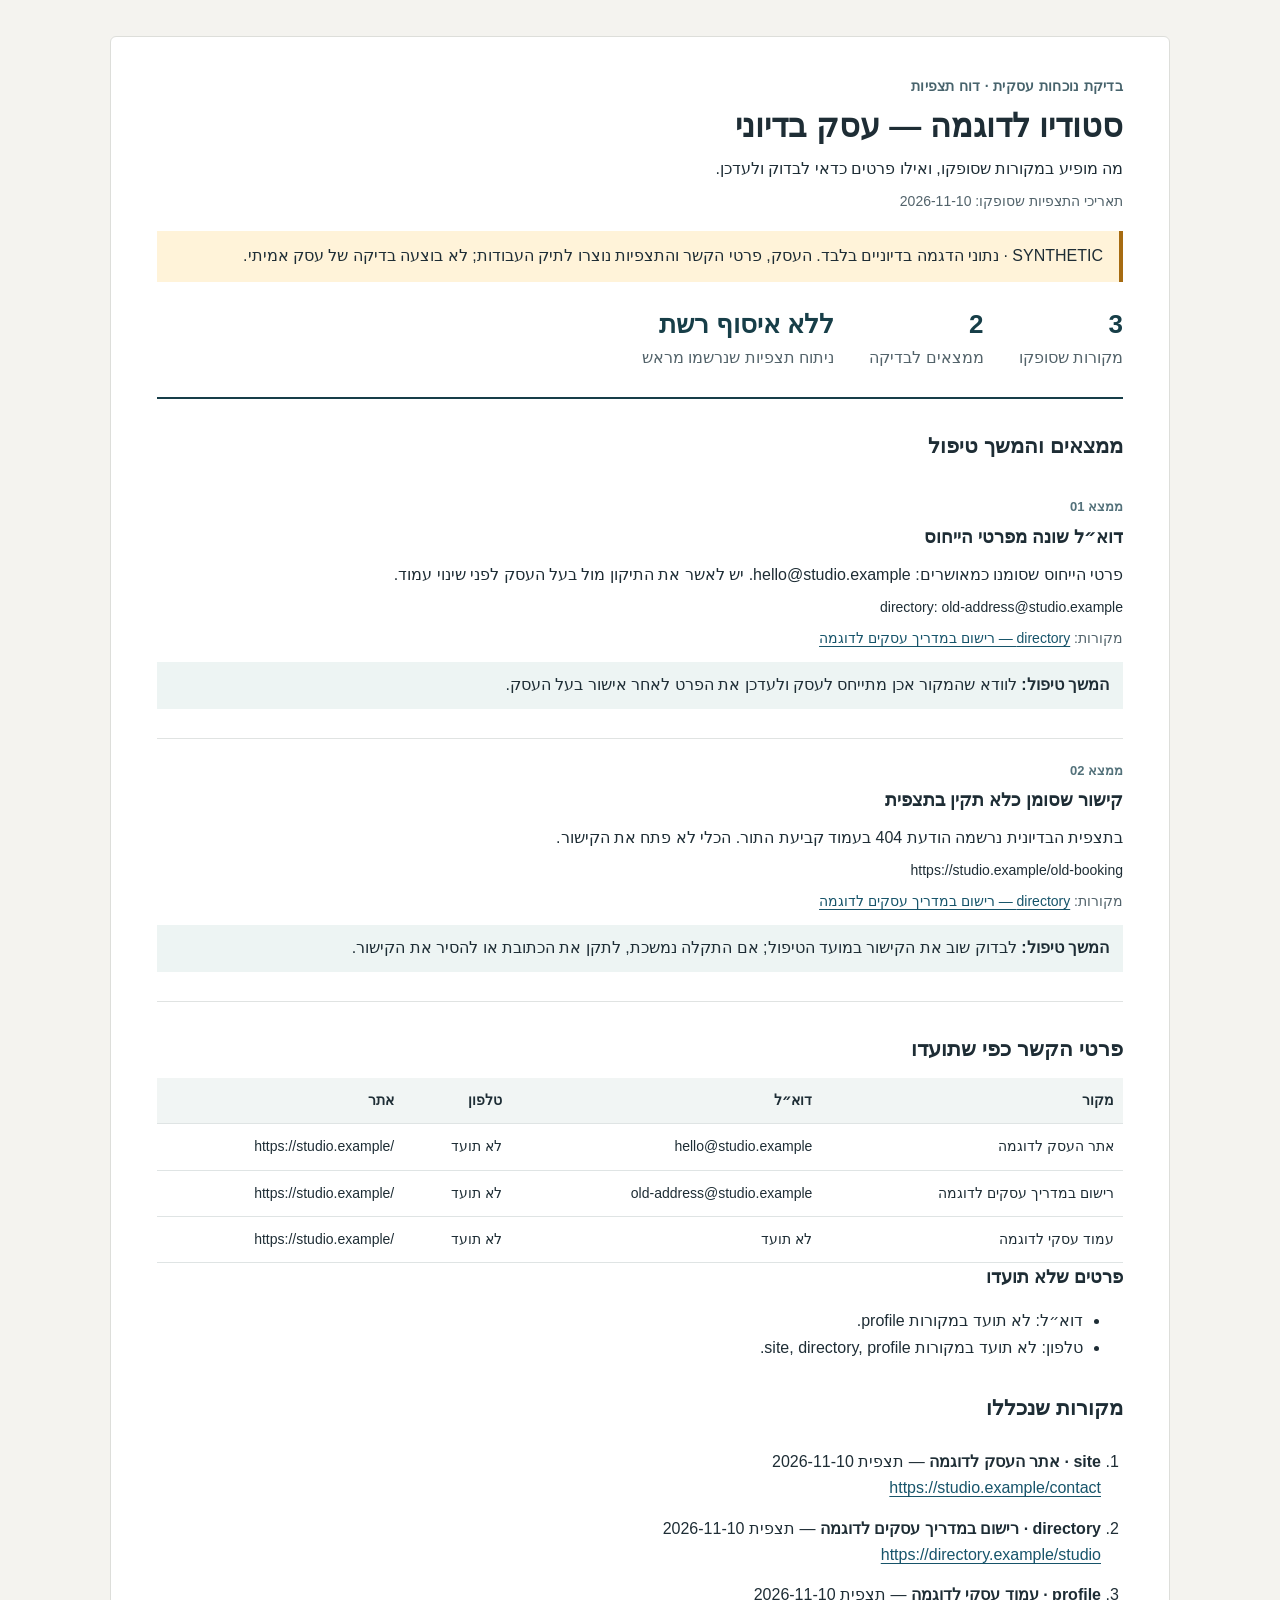
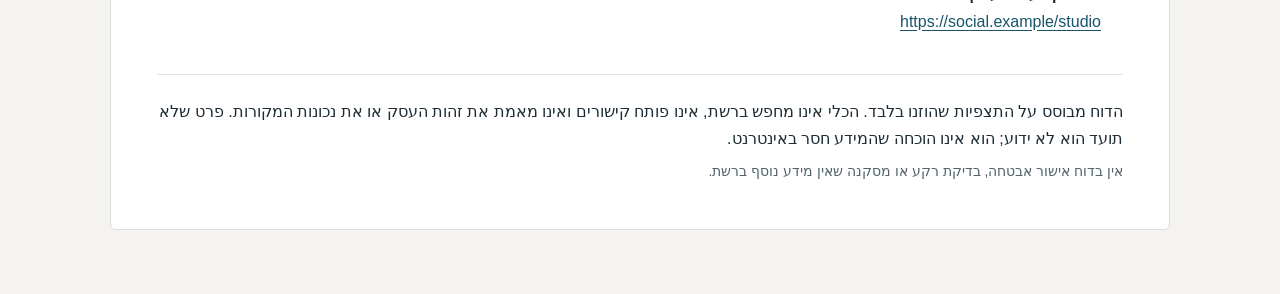
<file: business-footprint-review/examples/report/report.html>
<!doctype html>
<html lang="he" dir="rtl">
<head>
    <meta charset="utf-8">
    <meta name="viewport" content="width=device-width, initial-scale=1">
    <meta http-equiv="Content-Security-Policy" content="default-src 'none'; style-src 'unsafe-inline'; img-src 'none'; base-uri 'none'; form-action 'none'">
    <title>בדיקת נוכחות עסקית — סטודיו לדוגמה — עסק בדיוני</title>
    <style>:root {
    color-scheme: light;
    font-family: Arial, "Noto Sans Hebrew", sans-serif;
    color: #1e2d35;
    background: #f4f3ef;
    line-height: 1.65;
}

* { box-sizing: border-box; }

body {
    margin: 0;
    padding: 36px 24px 64px;
}

main {
    max-width: 1060px;
    margin: auto;
    padding: 38px 46px;
    background: #ffffff;
    border: 1px solid #dddeda;
    border-radius: 6px;
}

header {
    padding-bottom: 25px;
    border-bottom: 2px solid #173e48;
}

.eyebrow {
    color: #47636c;
    font-size: 14px;
    font-weight: bold;
    letter-spacing: .02em;
}

h1 {
    margin: 8px 0;
    font-size: 32px;
    line-height: 1.3;
}

h2 {
    margin: 30px 0 12px;
    font-size: 21px;
}

h3 { margin: 0 0 9px; font-size: 18px; }
p { margin: 8px 0; }
a { color: #17546a; text-underline-offset: 3px; overflow-wrap: anywhere; }

.notice {
    background: #fff3d9;
    border-right: 4px solid #a66b11;
    padding: 12px 16px;
    margin-top: 18px;
}

.summary {
    display: flex;
    gap: 35px;
    flex-wrap: wrap;
    margin-top: 21px;
}

.summary span { color: #53636a; }
.summary strong { display: block; font-size: 26px; color: #173e48; }

.finding {
    padding: 21px 0;
    border-bottom: 1px solid #e0e3e2;
}

.finding-number {
    color: #53717a;
    font-size: 13px;
    font-weight: bold;
    margin-bottom: 5px;
}

.action {
    padding: 10px 14px;
    margin-top: 12px;
    background: #edf4f3;
}

.evidence { direction: ltr; text-align: right; font-size: 14px; overflow-wrap: anywhere; }
.source-list { padding-right: 22px; }
.source-list li { padding: 7px 0; }
.muted { color: #52636b; font-size: 14px; }

.table-wrap { overflow-x: auto; }
table { width: 100%; border-collapse: collapse; font-size: 14px; }
th, td { text-align: right; padding: 11px 9px; border-bottom: 1px solid #dfe4e4; vertical-align: top; }
th { background: #f1f5f4; }
td { overflow-wrap: anywhere; }

footer { margin-top: 32px; border-top: 1px solid #dfe4e4; padding-top: 16px; }

@media (max-width: 650px) {
    body { padding: 12px 10px; }
    main { padding: 23px 18px; }
    h1 { font-size: 27px; }
    .summary { gap: 22px; }
}

@media print {
    body { background: white; padding: 0; }
    main { max-width: none; border: 0; padding: 0; }
    .finding { break-inside: avoid; }
    a { color: inherit; }
}
</style>
</head>
<body>
<main>
    <header>
        <div class="eyebrow">בדיקת נוכחות עסקית · דוח תצפיות</div>
        <h1>סטודיו לדוגמה — עסק בדיוני</h1>
        <p>מה מופיע במקורות שסופקו, ואילו פרטים כדאי לבדוק ולעדכן.</p>
        <p class="muted">תאריכי התצפיות שסופקו: 2026-11-10</p>
        <div class="notice">SYNTHETIC · נתוני הדגמה בדיוניים בלבד. העסק, פרטי הקשר והתצפיות נוצרו לתיק העבודות; לא בוצעה בדיקה של עסק אמיתי.</div>
        <div class="summary">
            <span><strong>3</strong>מקורות שסופקו</span>
            <span><strong>2</strong>ממצאים לבדיקה</span>
            <span><strong>ללא איסוף רשת</strong>ניתוח תצפיות שנרשמו מראש</span>
        </div>
    </header>
    <section aria-labelledby="findings-title">
        <h2 id="findings-title">ממצאים והמשך טיפול</h2>

        <article class="finding">
            <div class="finding-number">ממצא 01</div>
            <h3>דוא״ל שונה מפרטי הייחוס</h3>
            <p>פרטי הייחוס שסומנו כמאושרים: hello@studio.example. יש לאשר את התיקון מול בעל העסק לפני שינוי עמוד.</p>
            <p class="evidence">directory: old-address@studio.example</p>
            <p class="muted">מקורות: <a href="https://directory.example/studio">directory — רישום במדריך עסקים לדוגמה</a></p>
            <p class="action"><strong>המשך טיפול:</strong> לוודא שהמקור אכן מתייחס לעסק ולעדכן את הפרט לאחר אישור בעל העסק.</p>
        </article>
        <article class="finding">
            <div class="finding-number">ממצא 02</div>
            <h3>קישור שסומן כלא תקין בתצפית</h3>
            <p>בתצפית הבדיונית נרשמה הודעת 404 בעמוד קביעת התור. הכלי לא פתח את הקישור.</p>
            <p class="evidence">https://studio.example/old-booking</p>
            <p class="muted">מקורות: <a href="https://directory.example/studio">directory — רישום במדריך עסקים לדוגמה</a></p>
            <p class="action"><strong>המשך טיפול:</strong> לבדוק שוב את הקישור במועד הטיפול; אם התקלה נמשכת, לתקן את הכתובת או להסיר את הקישור.</p>
        </article>
    </section>
    <section aria-labelledby="contacts-title">
        <h2 id="contacts-title">פרטי הקשר כפי שתועדו</h2>
        <div class="table-wrap">
            <table><thead><tr><th>מקור</th><th>דוא״ל</th><th>טלפון</th><th>אתר</th></tr></thead>
            <tbody><tr><td>אתר העסק לדוגמה</td><td><bdi dir="ltr">hello@studio.example</bdi></td><td>לא תועד</td><td><bdi dir="ltr">https://studio.example/</bdi></td></tr><tr><td>רישום במדריך עסקים לדוגמה</td><td><bdi dir="ltr">old-address@studio.example</bdi></td><td>לא תועד</td><td><bdi dir="ltr">https://studio.example/</bdi></td></tr><tr><td>עמוד עסקי לדוגמה</td><td>לא תועד</td><td>לא תועד</td><td><bdi dir="ltr">https://studio.example/</bdi></td></tr></tbody></table>
        </div>
        <h3>פרטים שלא תועדו</h3>
        <ul><li>דוא״ל: לא תועד במקורות profile.</li><li>טלפון: לא תועד במקורות site, directory, profile.</li></ul>
    </section>
    <section aria-labelledby="sources-title">
        <h2 id="sources-title">מקורות שנכללו</h2>
        <ol class="source-list"><li><strong>site · אתר העסק לדוגמה</strong> — תצפית 2026-11-10<br><a href="https://studio.example/contact">https://studio.example/contact</a></li><li><strong>directory · רישום במדריך עסקים לדוגמה</strong> — תצפית 2026-11-10<br><a href="https://directory.example/studio">https://directory.example/studio</a></li><li><strong>profile · עמוד עסקי לדוגמה</strong> — תצפית 2026-11-10<br><a href="https://social.example/studio">https://social.example/studio</a></li></ol>
    </section>
    <footer>
        <p>הדוח מבוסס על התצפיות שהוזנו בלבד. הכלי אינו מחפש ברשת, אינו פותח קישורים ואינו מאמת את זהות העסק או את נכונות המקורות. פרט שלא תועד הוא לא ידוע; הוא אינו הוכחה שהמידע חסר באינטרנט.</p>
        <p class="muted">אין בדוח אישור אבטחה, בדיקת רקע או מסקנה שאין מידע נוסף ברשת.</p>
    </footer>
</main>
</body>
</html>
</file>
